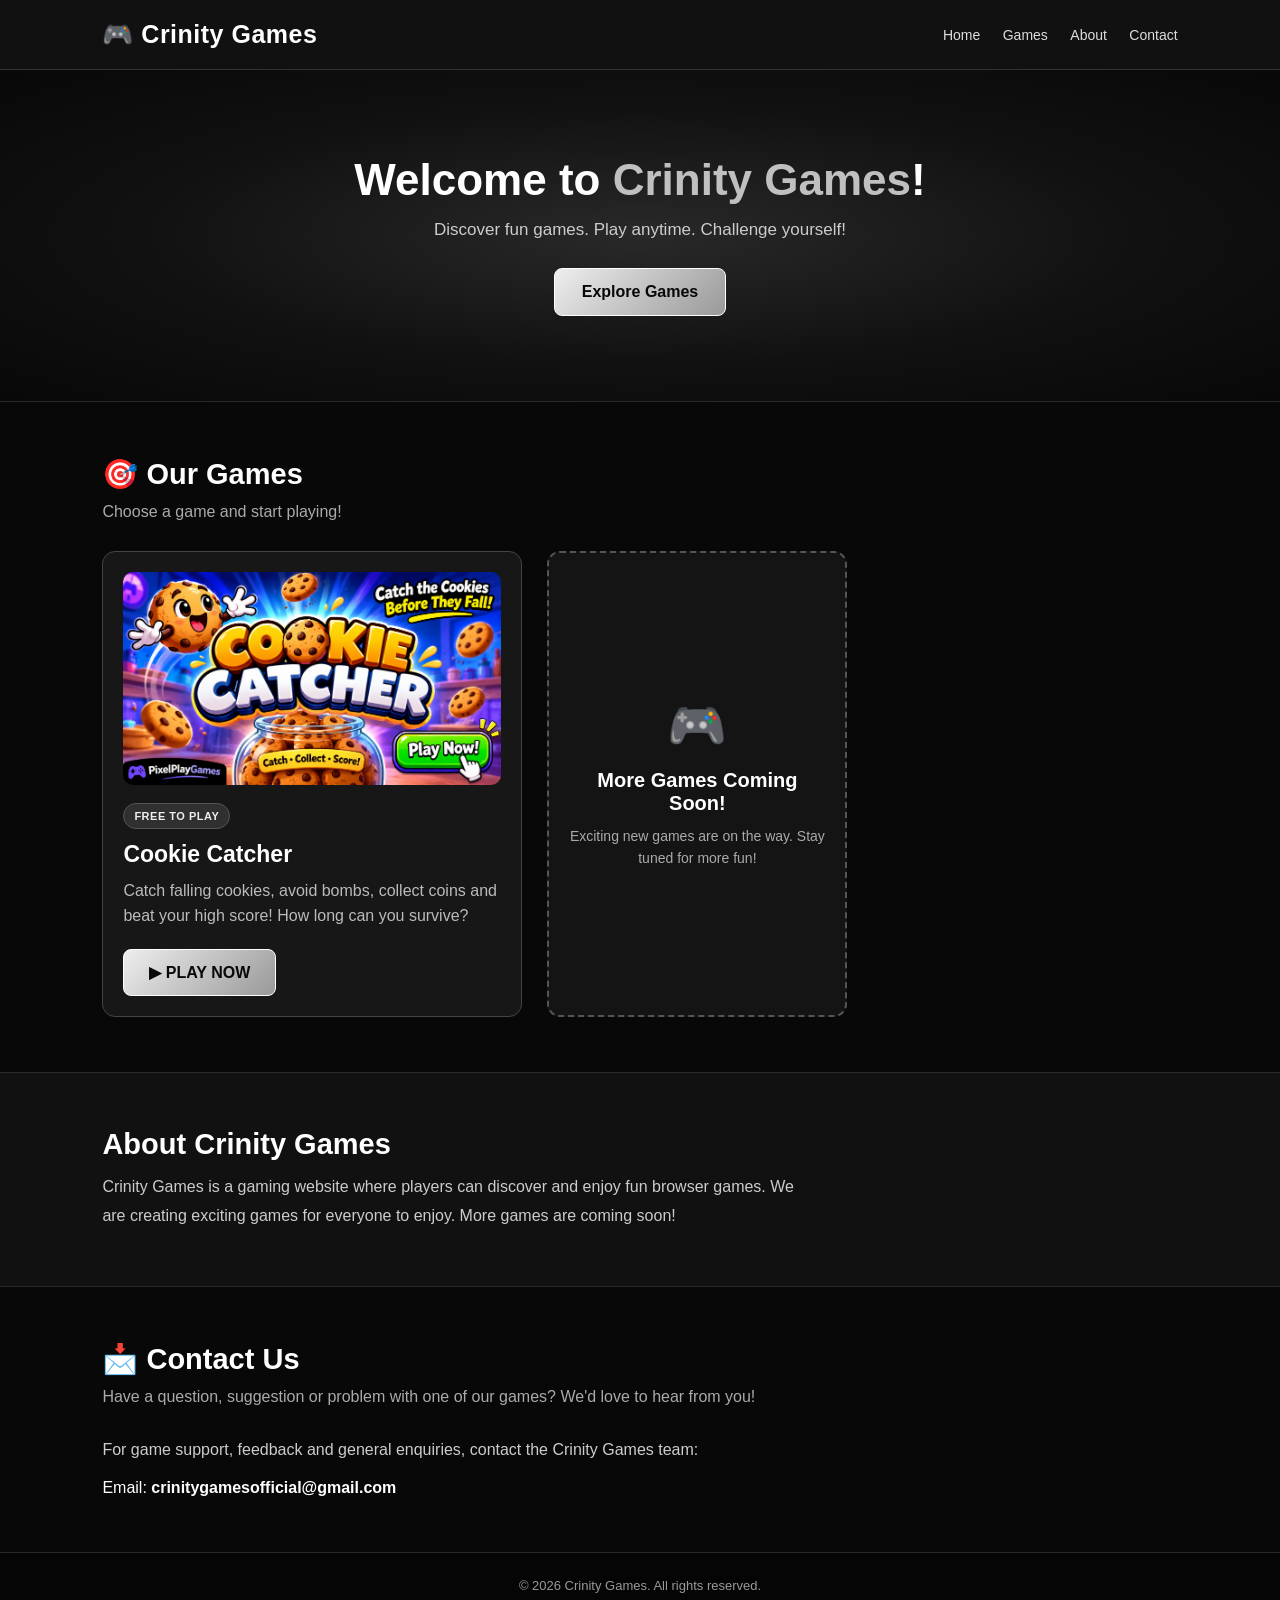
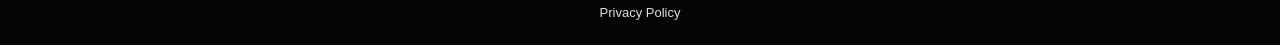
<file: index.html>
<!DOCTYPE html>
<html lang="en">
<head>
  <meta charset="UTF-8">
  <meta name="viewport" content="width=device-width, initial-scale=1.0">

  <title>Crinity Games | Play Free Online Games</title>

  <meta name="description" content="Welcome to Crinity Games! Play fun free online browser games, starting with Cookie Catcher.">

  <link rel="stylesheet" href="style.css">

  <!-- Google Analytics -->
  <script async src="https://www.googletagmanager.com/gtag/js?id=G-LRDRRSBR96"></script>
  <script>
    window.dataLayer = window.dataLayer || [];
    function gtag(){dataLayer.push(arguments);}
    gtag('js', new Date());
    gtag('config', 'G-LRDRRSBR96');
  </script>
</head>

<body>

  <!-- HEADER -->
  <header>
    <div class="logo">🎮 Crinity Games</div>

    <nav>
      <a href="#home">Home</a>
      <a href="#games">Games</a>
      <a href="#about">About</a>
      <a href="#contact">Contact</a>
    </nav>
  </header>

  <!-- HOME -->
  <section class="hero" id="home">
    <h1>Welcome to <span>Crinity Games</span>!</h1>

    <p>
      Discover fun games. Play anytime. Challenge yourself!
    </p>

    <a href="#games" class="button">Explore Games</a>
  </section>

  <!-- GAMES -->
  <section class="section" id="games">
    <h2>🎯 Our Games</h2>

    <p class="section-intro">
      Choose a game and start playing!
    </p>

    <div class="games-grid">

      <!-- COOKIE CATCHER -->
      <div class="game-card">

        <div class="game-image">
          <img
            src="cookie-catcher-cover.png"
            alt="Cookie Catcher game cover - Catch, Collect, Score!"
          >
        </div>

        <span class="game-label">FREE TO PLAY</span>

        <h3>Cookie Catcher</h3>

        <p>
          Catch falling cookies, avoid bombs, collect coins
          and beat your high score! How long can you survive?
        </p>

        <a
          href="https://crinitygames.github.io/Cookie-Catcher/"
          class="button play-button"
          target="_blank"
          rel="noopener noreferrer"
        >
          ▶ PLAY NOW
        </a>

      </div>

      <!-- FUTURE GAMES -->
      <div class="coming-card">
        <div class="coming-icon">🎮</div>

        <h3>More Games Coming Soon!</h3>

        <p>
          Exciting new games are on the way.
          Stay tuned for more fun!
        </p>
      </div>

    </div>
  </section>

  <!-- ABOUT -->
  <section class="section about" id="about">
    <h2>About Crinity Games</h2>

    <p>
      Crinity Games is a gaming website where players can discover
      and enjoy fun browser games. We are creating exciting games
      for everyone to enjoy. More games are coming soon!
    </p>
  </section>

  <!-- CONTACT -->
  <section class="section" id="contact">
    <h2>📩 Contact Us</h2>

    <p class="section-intro">
      Have a question, suggestion or problem with one of our games?
      We'd love to hear from you!
    </p>

    <p class="contact-message">
      For game support, feedback and general enquiries,
      contact the Crinity Games team:
    </p>

    <p style="margin-top: 15px;">
      Email:
      <a
        href="mailto:crinitygamesofficial@gmail.com"
        class="contact-email"
      >
        crinitygamesofficial@gmail.com
      </a>
    </p>
  </section>

  <!-- FOOTER -->
  <footer>
    <p>© 2026 Crinity Games. All rights reserved.</p>

    <p style="margin-top: 12px;">
      <a href="privacy.html">Privacy Policy</a>
    </p>
  </footer>

</body>
</html>
</file>
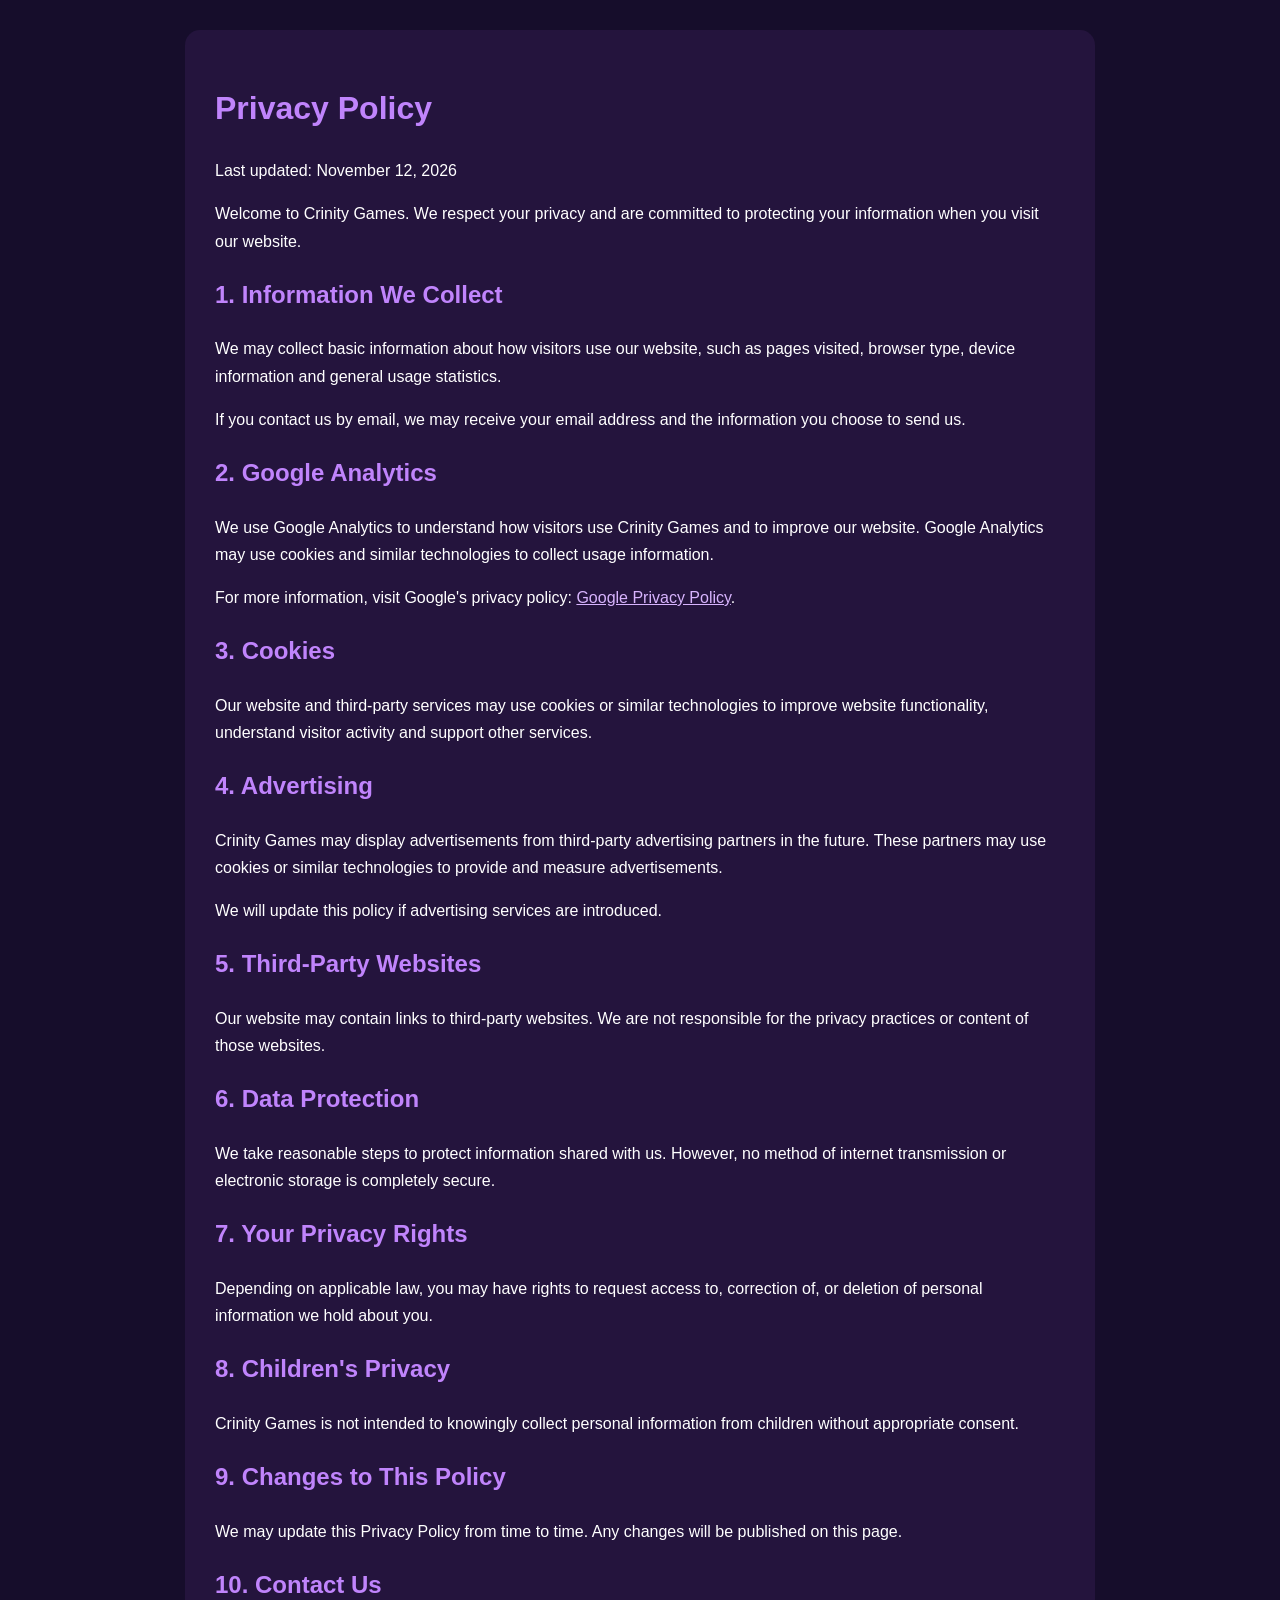
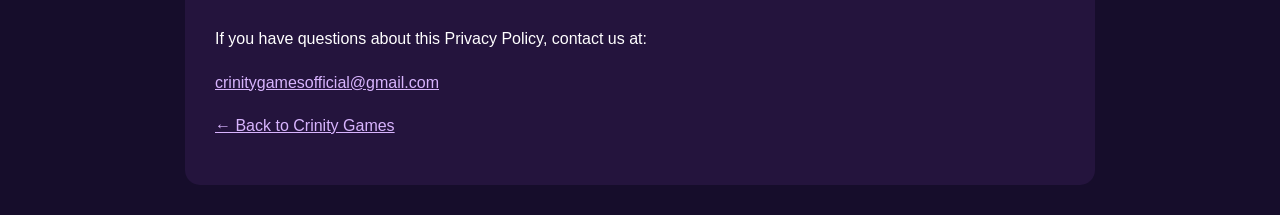
<file: privacy.html>
<!DOCTYPE html>
<html lang="en">
<head>
  <meta charset="UTF-8">
  <meta name="viewport" content="width=device-width, initial-scale=1.0">
  <title>Privacy Policy | Crinity Games</title>
  <style>
    body {
      margin: 0;
      padding: 30px 20px;
      background: #160d2b;
      color: white;
      font-family: Arial, sans-serif;
      line-height: 1.7;
    }
    main {
      max-width: 850px;
      margin: auto;
      background: #24143d;
      padding: 30px;
      border-radius: 15px;
    }
    h1, h2 { color: #c084fc; }
    a { color: #d8b4fe; }
  </style>
</head>
<body>
<main>
  <h1>Privacy Policy</h1>
  <p>Last updated: November 12, 2026</p>

  <p>Welcome to Crinity Games. We respect your privacy and are committed to protecting your information when you visit our website.</p>

  <h2>1. Information We Collect</h2>
  <p>We may collect basic information about how visitors use our website, such as pages visited, browser type, device information and general usage statistics.</p>
  <p>If you contact us by email, we may receive your email address and the information you choose to send us.</p>

  <h2>2. Google Analytics</h2>
  <p>We use Google Analytics to understand how visitors use Crinity Games and to improve our website. Google Analytics may use cookies and similar technologies to collect usage information.</p>
  <p>For more information, visit Google's privacy policy: <a href="https://policies.google.com/privacy">Google Privacy Policy</a>.</p>

  <h2>3. Cookies</h2>
  <p>Our website and third-party services may use cookies or similar technologies to improve website functionality, understand visitor activity and support other services.</p>

  <h2>4. Advertising</h2>
  <p>Crinity Games may display advertisements from third-party advertising partners in the future. These partners may use cookies or similar technologies to provide and measure advertisements.</p>
  <p>We will update this policy if advertising services are introduced.</p>

  <h2>5. Third-Party Websites</h2>
  <p>Our website may contain links to third-party websites. We are not responsible for the privacy practices or content of those websites.</p>

  <h2>6. Data Protection</h2>
  <p>We take reasonable steps to protect information shared with us. However, no method of internet transmission or electronic storage is completely secure.</p>

  <h2>7. Your Privacy Rights</h2>
  <p>Depending on applicable law, you may have rights to request access to, correction of, or deletion of personal information we hold about you.</p>

  <h2>8. Children's Privacy</h2>
  <p>Crinity Games is not intended to knowingly collect personal information from children without appropriate consent.</p>

  <h2>9. Changes to This Policy</h2>
  <p>We may update this Privacy Policy from time to time. Any changes will be published on this page.</p>

  <h2>10. Contact Us</h2>
  <p>If you have questions about this Privacy Policy, contact us at:</p>
  <p><a href="mailto:crinitygamesofficial@gmail.com">crinitygamesofficial@gmail.com</a></p>

  <p><a href="https://crinitygames.github.io/">← Back to Crinity Games</a></p>
</main>
</body>
</html>
</file>
<file: style.css>
* {
  box-sizing: border-box;
  margin: 0;
  padding: 0;
}

html {
  scroll-behavior: smooth;
}

body {
  font-family: Arial, sans-serif;
  background: #080808;
  color: #ffffff;
}

header {
  background: #111111;
  border-bottom: 1px solid #333333;
  padding: 20px 8%;
  display: flex;
  justify-content: space-between;
  align-items: center;
  flex-wrap: wrap;
  gap: 15px;
}

.logo {
  color: #ffffff;
  font-size: 25px;
  font-weight: bold;
  letter-spacing: 0.5px;
}

nav a {
  color: #dddddd;
  text-decoration: none;
  margin-left: 18px;
  font-size: 14px;
  transition: color 0.25s ease;
}

nav a:hover {
  color: #999999;
}

.hero {
  text-align: center;
  padding: 85px 20px;
  background: radial-gradient(ellipse at center, #292929 0%, #111111 55%, #080808 100%);
  border-bottom: 1px solid #292929;
}

.hero h1 {
  font-size: 44px;
  margin-bottom: 15px;
}

.hero h1 span {
  color: #c0c0c0;
}

.hero p {
  color: #cccccc;
  font-size: 17px;
  margin-bottom: 28px;
}

.button {
  display: inline-block;
  background: linear-gradient(135deg, #eeeeee, #999999);
  color: #080808;
  padding: 14px 27px;
  border: 1px solid #ffffff;
  border-radius: 8px;
  text-decoration: none;
  font-weight: bold;
  transition: 0.25s ease;
}

.button:hover {
  background: linear-gradient(135deg, #ffffff, #bbbbbb);
  transform: translateY(-3px);
}

.button:focus-visible {
  outline: 3px solid #ffffff;
  outline-offset: 3px;
}

.section {
  padding: 55px 8%;
}

.section h2 {
  font-size: 29px;
  margin-bottom: 12px;
  color: #ffffff;
}

.section-intro {
  color: #aaaaaa;
  margin-bottom: 30px;
}

.games-grid {
  display: flex;
  flex-wrap: wrap;
  gap: 25px;
  align-items: stretch;
}

.game-card {
  background: #171717;
  border: 1px solid #444444;
  border-radius: 13px;
  padding: 20px;
  width: 100%;
  max-width: 420px;
  transition: 0.25s ease;
}

.game-card:hover {
  transform: translateY(-6px);
  border-color: #aaaaaa;
  box-shadow: 0 12px 30px #ffffff12;
}

.game-image {
  width: 100%;
  border-radius: 10px;
  overflow: hidden;
  margin-bottom: 18px;
}

.game-image img {
  display: block;
  width: 100%;
  height: auto;
  object-fit: cover;
}

.game-label {
  display: inline-block;
  background: #303030;
  color: #eeeeee;
  border: 1px solid #555555;
  font-size: 11px;
  font-weight: bold;
  padding: 6px 10px;
  border-radius: 20px;
  margin-bottom: 12px;
  letter-spacing: 0.5px;
}

.game-card h3 {
  margin-bottom: 10px;
  font-size: 23px;
}

.game-card p {
  color: #bbbbbb;
  line-height: 1.6;
  margin-bottom: 20px;
}

.play-button {
  background: linear-gradient(135deg, #eeeeee, #999999);
  color: #080808;
  padding: 13px 25px;
}

.play-button:hover {
  background: linear-gradient(135deg, #ffffff, #bbbbbb);
}

.coming-card {
  background: #141414;
  border: 2px dashed #555555;
  border-radius: 13px;
  padding: 30px 20px;
  width: 100%;
  max-width: 300px;
  min-height: 230px;
  display: flex;
  flex-direction: column;
  justify-content: center;
  align-items: center;
  text-align: center;
}

.coming-icon {
  font-size: 48px;
  margin-bottom: 15px;
}

.coming-card h3 {
  font-size: 20px;
  margin-bottom: 10px;
}

.coming-card p {
  color: #aaaaaa;
  line-height: 1.6;
  font-size: 14px;
}

.about {
  background: #111111;
  border-top: 1px solid #292929;
  border-bottom: 1px solid #292929;
}

.about p {
  color: #cccccc;
  line-height: 1.8;
  max-width: 700px;
}

.contact-email {
  color: #ffffff;
  text-decoration: none;
  font-weight: bold;
}

.contact-email:hover {
  color: #bbbbbb;
  text-decoration: underline;
}

.contact-message {
  color: #cccccc;
  line-height: 1.8;
}

footer {
  text-align: center;
  padding: 25px;
  background: #050505;
  color: #999999;
  font-size: 13px;
  border-top: 1px solid #292929;
}

footer a {
  color: #dddddd;
  text-decoration: none;
  margin: 0 8px;
}

footer a:hover {
  color: #ffffff;
  text-decoration: underline;
}

@media (max-width: 600px) {
  header {
    justify-content: center;
    text-align: center;
  }

  .hero h1 {
    font-size: 33px;
  }

  nav {
    display: flex;
    justify-content: center;
    flex-wrap: wrap;
    gap: 12px;
  }

  nav a {
    margin: 0;
  }

  .games-grid {
    justify-content: center;
  }

  .coming-card {
    max-width: 420px;
  }
}
</file>
